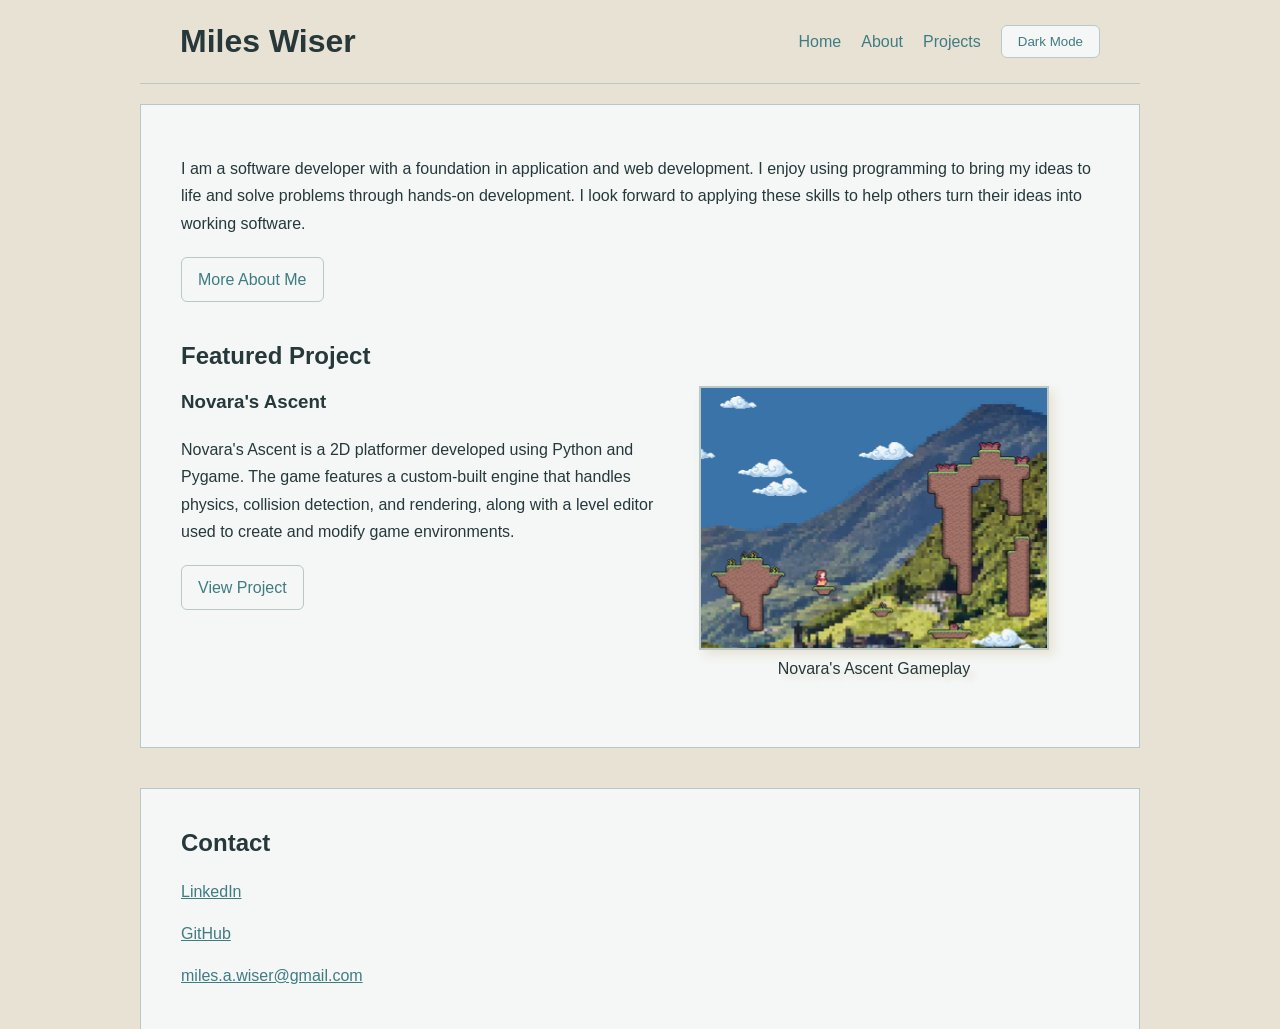
<file: index.html>
<!DOCTYPE html>
<html lang="en">
<head>
    <meta charset="UTF-8">
    <meta name="viewport" content="width=device-width, initial-scale=1.0">
    
    <script>
        const savedTheme = localStorage.getItem("theme");

        if (savedTheme !== null) {
            document.documentElement.setAttribute("data-theme", savedTheme);
        }
    </script>

    <link rel="icon" type="image/png" sizes="32x32" href="assets/favicon/favicon-32x32.png">
    <link rel="icon" type="image/png" sizes="16x16" href="assets/favicon/favicon-16x16.png">
    <link rel="icon" type="image/x-icon" href="assets/favicon/favicon.ico">
    <link rel="stylesheet" href="css/styles.css">
    <link rel="stylesheet" href="css/index.css">
    <script src="js/theme.js" defer></script>
    <title>Miles Wiser | Software Developer</title>
</head>

<body>

    <header>
        <h1>Miles Wiser</h1>

        <div class="header-controls">
            <nav aria-label="Main navigation">
                <a href="index.html">Home</a>
                <a href="about.html">About</a>
                <a href="projects/projects.html">Projects</a>
            </nav>

            <button id="theme-toggle" type="button">Dark Mode</button>
        </div>
    </header>

    <main>
        <div class="introduction">
            <p>
                I am a software developer with a foundation in application and
                web development. I enjoy using programming to bring my ideas to
                life and solve problems through hands-on development. I look
                forward to applying these skills to help others turn their ideas
                into working software.
            </p>

            <p>
                <a href="about.html">More About Me</a>
            </p>
        </div>

        <section>
            <h2>Featured Project</h2>

            <div class="featured-project-content">
                <div>
                    <h3>Novara's Ascent</h3>
                    <p>
                        Novara's Ascent is a 2D platformer developed using Python
                        and Pygame. The game features a custom-built engine that
                        handles physics, collision detection, and rendering, along
                        with a level editor used to create and modify game
                        environments.
                    </p>

                    <p>
                        <a href="projects/novaras-ascent.html">View Project</a>
                    </p>
                </div>

                <figure>
                    <img
                        src="assets/projects/novaras_ascent/game_play_1.png"
                        alt="Gameplay screenshot from Novara's Ascent showing the character looking at upcoming platforming."
                        width="768"
                        height="577"
                    >
                    <figcaption>Novara's Ascent Gameplay</figcaption>
                </figure>
            </div>
        </section>
    </main>

    <footer>
        <h2>Contact</h2>
        <p><a href="https://www.linkedin.com/in/miles-wiser-3517762ab">LinkedIn</a></p>
        <p><a href="https://github.com/Miles-Wiser">GitHub</a></p>
        <p>
            <a href="mailto:miles.a.wiser@gmail.com">miles.a.wiser@gmail.com</a>
        </p>
    </footer>

</body>
</html>
</file>
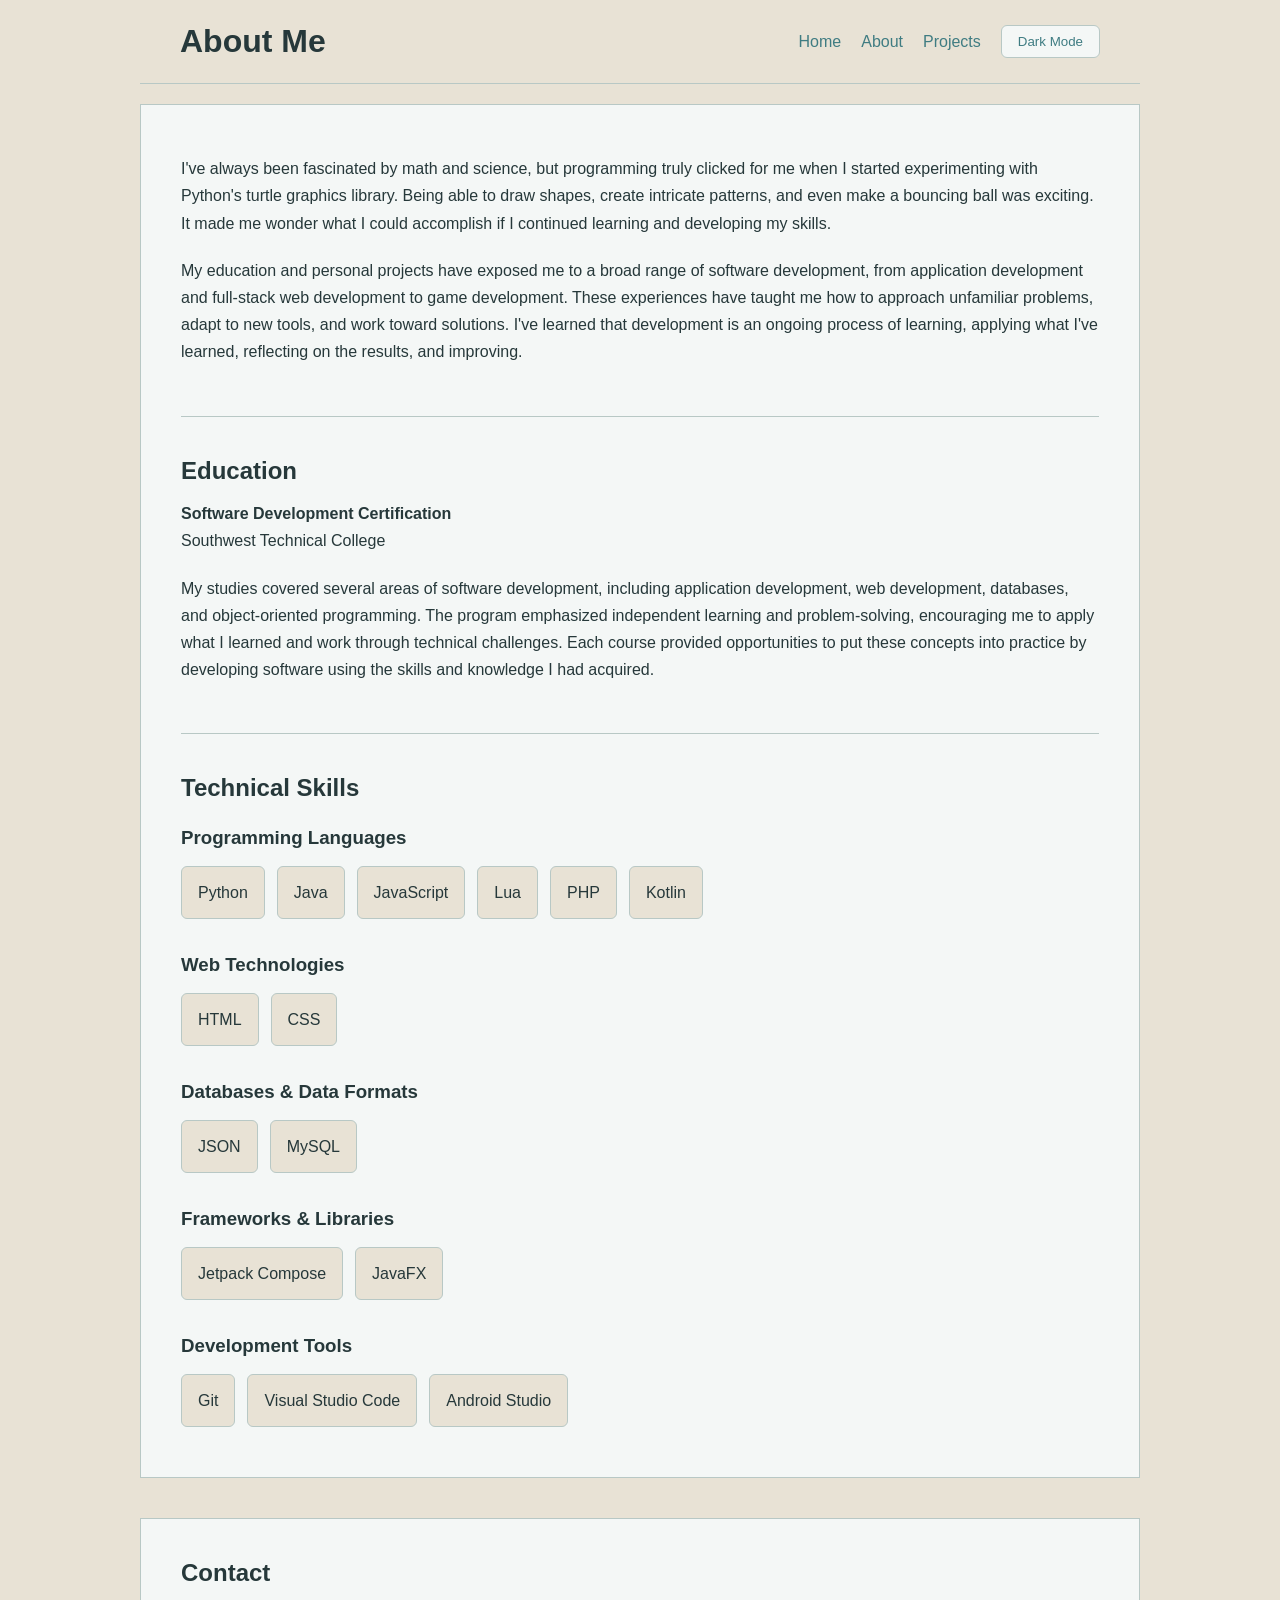
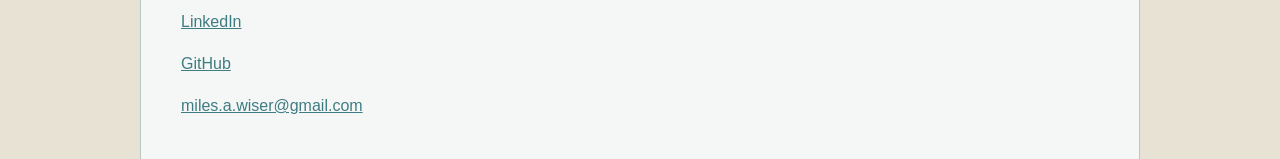
<file: about.html>
<!DOCTYPE html>
<html lang="en">

<head>
    <meta charset="UTF-8">
    <meta name="viewport" content="width=device-width, initial-scale=1.0">
    
    <script>
        const savedTheme = localStorage.getItem("theme");

        if (savedTheme !== null) {
            document.documentElement.setAttribute("data-theme", savedTheme);
        }
    </script>

    <link rel="icon" type="image/png" sizes="32x32" href="assets/favicon/favicon-32x32.png">
    <link rel="icon" type="image/png" sizes="16x16" href="assets/favicon/favicon-16x16.png">
    <link rel="icon" type="image/x-icon" href="assets/favicon/favicon.ico">
    <link rel="stylesheet" href="css/styles.css">
    <link rel="stylesheet" href="css/about.css">
    <script src="js/theme.js" defer></script>
    <title>Miles Wiser | About Me</title>
</head>

<body>
    <header>
        <h1>About Me</h1>

        <div class="header-controls">
            <nav aria-label="Main navigation">
                <a href="index.html">Home</a>
                <a href="about.html">About</a>
                <a href="projects/projects.html">Projects</a>
            </nav>

            <button id="theme-toggle" type="button">Dark Mode</button>
        </div>
    </header>
    
    <main>
        <section>
            <p>
                I've always been fascinated by math and science, but programming
                truly clicked for me when I started experimenting with Python's
                turtle graphics library. Being able to draw shapes, create
                intricate patterns, and even make a bouncing ball was exciting.
                It made me wonder what I could accomplish if I continued
                learning and developing my skills.
            </p>
            <p>
                My education and personal projects have exposed me to a broad
                range of software development, from application development and
                full-stack web development to game development. These
                experiences have taught me how to approach unfamiliar problems,
                adapt to new tools, and work toward solutions. I've learned that
                development is an ongoing process of learning, applying what
                I've learned, reflecting on the results, and improving.
            </p>
        </section>

        <section>
            <h2>Education</h2>

            <p>
                <strong>Software Development Certification</strong><br>
                Southwest Technical College
            </p>

            <p>
                My studies covered several areas of software development,
                including application development, web development, databases,
                and object-oriented programming. The program emphasized
                independent learning and problem-solving, encouraging me to
                apply what I learned and work through technical challenges. Each
                course provided opportunities to put these concepts into
                practice by developing software using the skills and knowledge I
                had acquired.
            </p>
        </section>

        <section class="technical-skills">
            <h2>Technical Skills</h2>

            <h3>Programming Languages</h3>
            <ul class="skills-grid">
                <li class="skill-card">Python</li>
                <li class="skill-card">Java</li>
                <li class="skill-card">JavaScript</li>
                <li class="skill-card">Lua</li>
                <li class="skill-card">PHP</li>
                <li class="skill-card">Kotlin</li>
            </ul>

            <h3>Web Technologies</h3>
            <ul class="skills-grid">
                <li class="skill-card">HTML</li>
                <li class="skill-card">CSS</li>
            </ul>

            <h3>Databases &amp; Data Formats</h3>
            <ul class="skills-grid">
                <li class="skill-card">JSON</li>
                <li class="skill-card">MySQL</li>
            </ul>

            <h3>Frameworks &amp; Libraries</h3>
            <ul class="skills-grid">
                <li class="skill-card">Jetpack Compose</li>
                <li class="skill-card">JavaFX</li>
            </ul>

            <h3>Development Tools</h3>
            <ul class="skills-grid">
                <li class="skill-card">Git</li>
                <li class="skill-card">Visual Studio Code</li>
                <li class="skill-card">Android Studio</li>
            </ul>
        </section>
    </main>

    <footer>
        <h2>Contact</h2>
        <p><a href="https://www.linkedin.com/in/miles-wiser-3517762ab">LinkedIn</a></p>
        <p><a href="https://github.com/Miles-Wiser">GitHub</a></p>
        <p>
            <a href="mailto:miles.a.wiser@gmail.com">miles.a.wiser@gmail.com</a>
        </p>
    </footer>

</body>
</html>
</file>
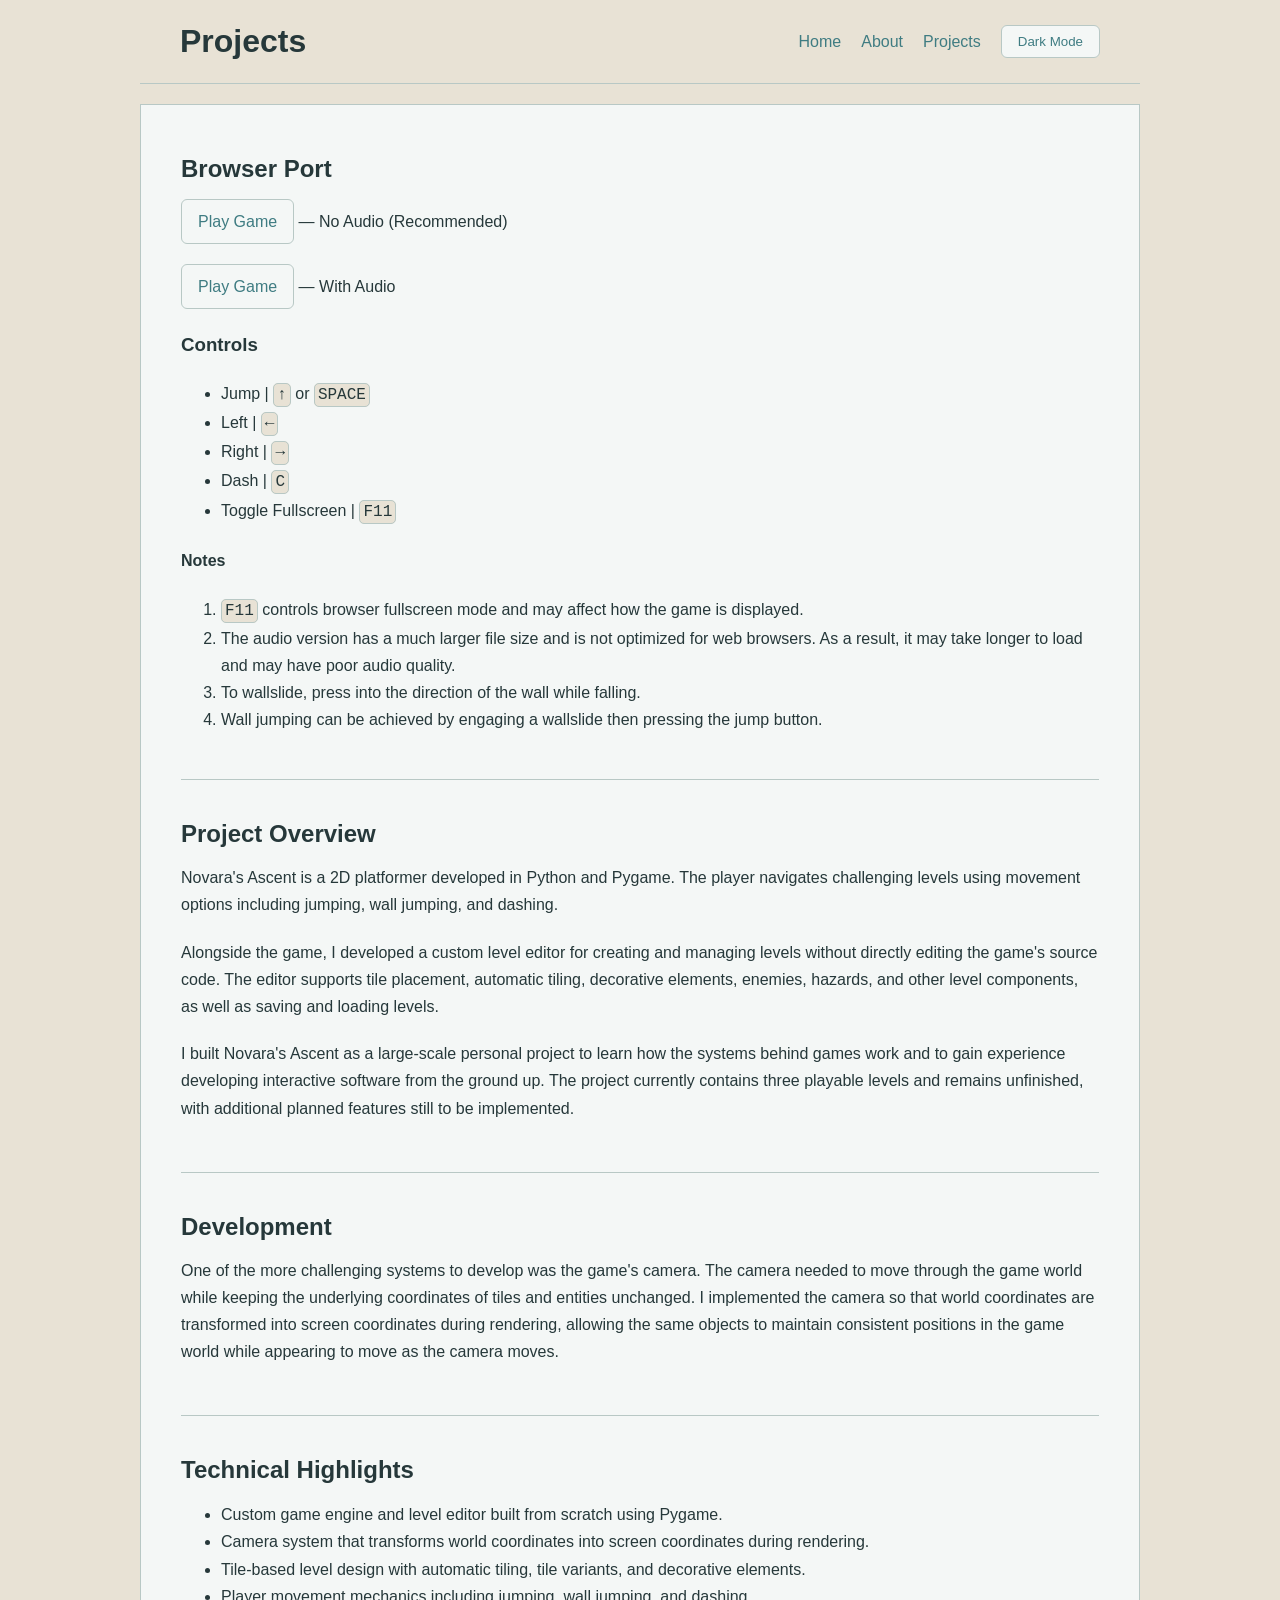
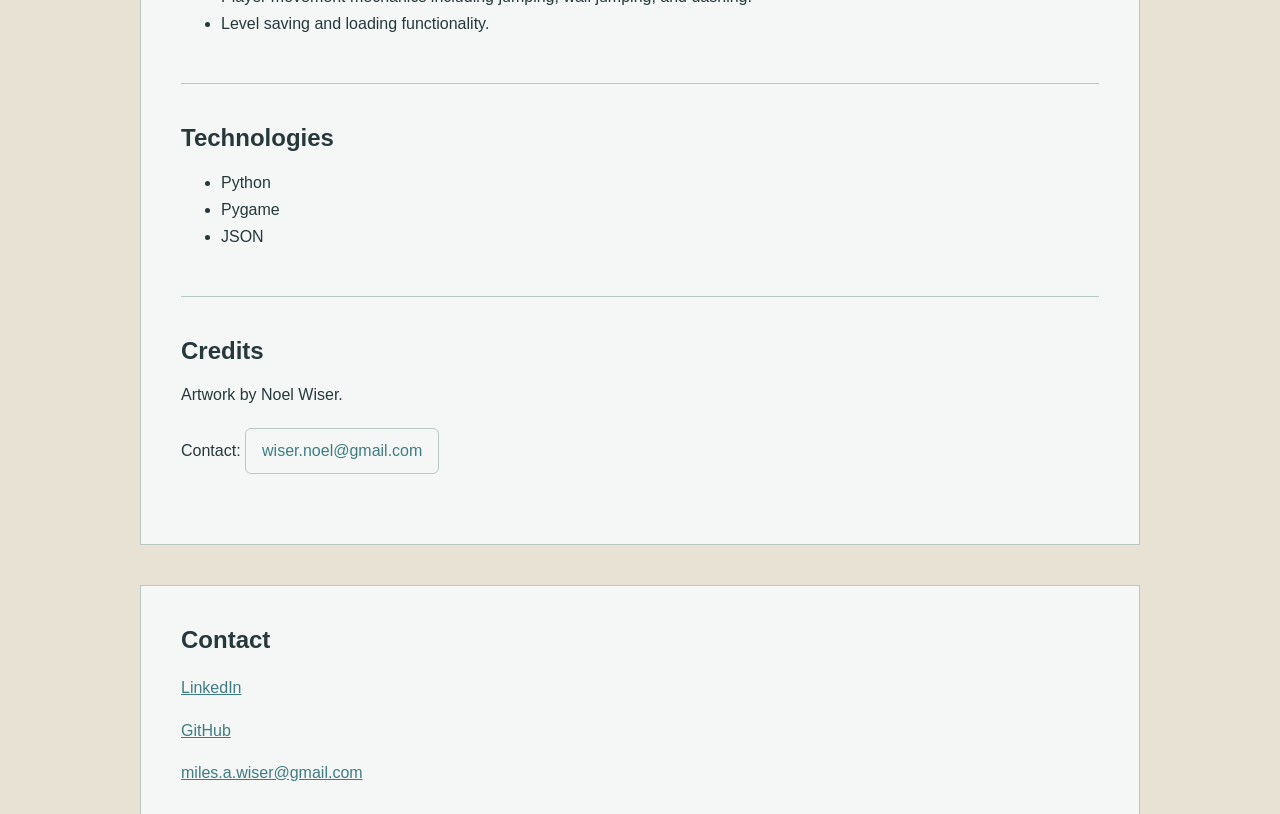
<file: projects/novaras-ascent.html>
<!DOCTYPE html>
<html lang="en">
<head>
    <meta charset="UTF-8">
    <meta name="viewport" content="width=device-width, initial-scale=1.0">
    
    <script>
        const savedTheme = localStorage.getItem("theme");

        if (savedTheme !== null) {
            document.documentElement.setAttribute("data-theme", savedTheme);
        }
    </script>

    <link rel="icon" type="image/png" sizes="32x32" href="../assets/favicon/favicon-32x32.png">
    <link rel="icon" type="image/png" sizes="16x16" href="../assets/favicon/favicon-16x16.png">
    <link rel="icon" type="image/x-icon" href="../assets/favicon/favicon.ico">
    <link rel="stylesheet" href="../css/styles.css">
    <script src="../js/theme.js" defer></script>
    <title>Miles Wiser | Novara's Ascent</title>
</head>

<body>
    <header>
        <h1>Projects</h1>

        <div class="header-controls">
            <nav aria-label="Main navigation">
                <a href="../index.html">Home</a>
                <a href="../about.html">About</a>
                <a href="projects.html">Projects</a>
            </nav>

            <button id="theme-toggle" type="button">Dark Mode</button>
        </div>
    </header>
    
    <main>
        <section>
            <h2>Browser Port</h2>

            <p>
                <a href="novara-sascent-game-no-audio/index.html" target="_blank" rel="noopener noreferrer">Play Game</a>
                &mdash; No Audio (Recommended)
            </p>

            <p>
                <a href="novaras-ascent-game/index.html" target="_blank" rel="noopener noreferrer">Play Game</a>
                &mdash; With Audio
            </p>

            <h3>Controls</h3>

            <ul>
                <li>Jump | <kbd>&uparrow;</kbd> or <kbd>SPACE</kbd></li>
                <li>Left | <kbd>&leftarrow;</kbd></li>
                <li>Right | <kbd>&rightarrow;</kbd></li>
                <li>Dash | <kbd>C</kbd></li>
                <li>Toggle Fullscreen | <kbd>F11</kbd></li>
            </ul>

            <h4>Notes</h4>
            <ol>
                <li>
                    <kbd>F11</kbd> controls browser fullscreen mode and may affect
                    how the game is displayed.
                </li>
                <li>
                    The audio version has a much larger file size and is not
                    optimized for web browsers. As a result, it may take longer to
                    load and may have poor audio quality.
                </li>
                <li>
                    To wallslide, press into the direction of the wall while
                    falling.
                </li>
                <li>
                    Wall jumping can be achieved by engaging a wallslide then
                    pressing the jump button.
                </li>
            </ol>
        </section>

        <section>
            <h2>Project Overview</h2>

            <p>
                Novara's Ascent is a 2D platformer developed in Python and Pygame.
                The player navigates challenging levels using movement options
                including jumping, wall jumping, and dashing.
            </p>

            <p>
                Alongside the game, I developed a custom level editor for creating and
                managing levels without directly editing the game's source code. The
                editor supports tile placement, automatic tiling, decorative elements,
                enemies, hazards, and other level components, as well as saving and
                loading levels.
            </p>

            <p>
                I built Novara's Ascent as a large-scale personal project to learn
                how the systems behind games work and to gain experience developing
                interactive software from the ground up. The project currently contains
                three playable levels and remains unfinished, with additional planned
                features still to be implemented.
            </p>
        </section>

        <section>
            <h2>Development</h2>
            <p>
                One of the more challenging systems to develop was the game's camera.
                The camera needed to move through the game world while keeping the
                underlying coordinates of tiles and entities unchanged. I implemented
                the camera so that world coordinates are transformed into screen
                coordinates during rendering, allowing the same objects to maintain
                consistent positions in the game world while appearing to move as the
                camera moves.
            </p>
        </section>

        <section>
            <h2>Technical Highlights</h2>

            <ul>
                <li>
                    Custom game engine and level editor built from scratch using
                    Pygame.
                </li>
                <li>
                    Camera system that transforms world coordinates into screen
                    coordinates during rendering.
                </li>
                <li>
                    Tile-based level design with automatic tiling, tile variants,
                    and decorative elements.
                </li>
                <li>
                    Player movement mechanics including jumping, wall jumping,
                    and dashing.
                </li>
                <li>
                    Level saving and loading functionality.
                </li>
            </ul>

        </section>

        <section>
            <h2>Technologies</h2>

            <ul>
                <li>Python</li>
                <li>Pygame</li>
                <li>JSON</li>
            </ul>

        </section>

        <section>
            <h2>Credits</h2>
            <p>Artwork by Noel Wiser.</p>
            <p>
                Contact:
                <a href="mailto:wiser.noel@gmail.com">wiser.noel@gmail.com</a>
            </p>
        </section>
    </main>

    <footer>
        <h2>Contact</h2>
        <p><a href="https://www.linkedin.com/in/miles-wiser-3517762ab">LinkedIn</a></p>
        <p><a href="https://github.com/Miles-Wiser">GitHub</a></p>
        <p>
            <a href="mailto:miles.a.wiser@gmail.com">miles.a.wiser@gmail.com</a>
        </p>
    </footer>
</body>
</html>
</file>
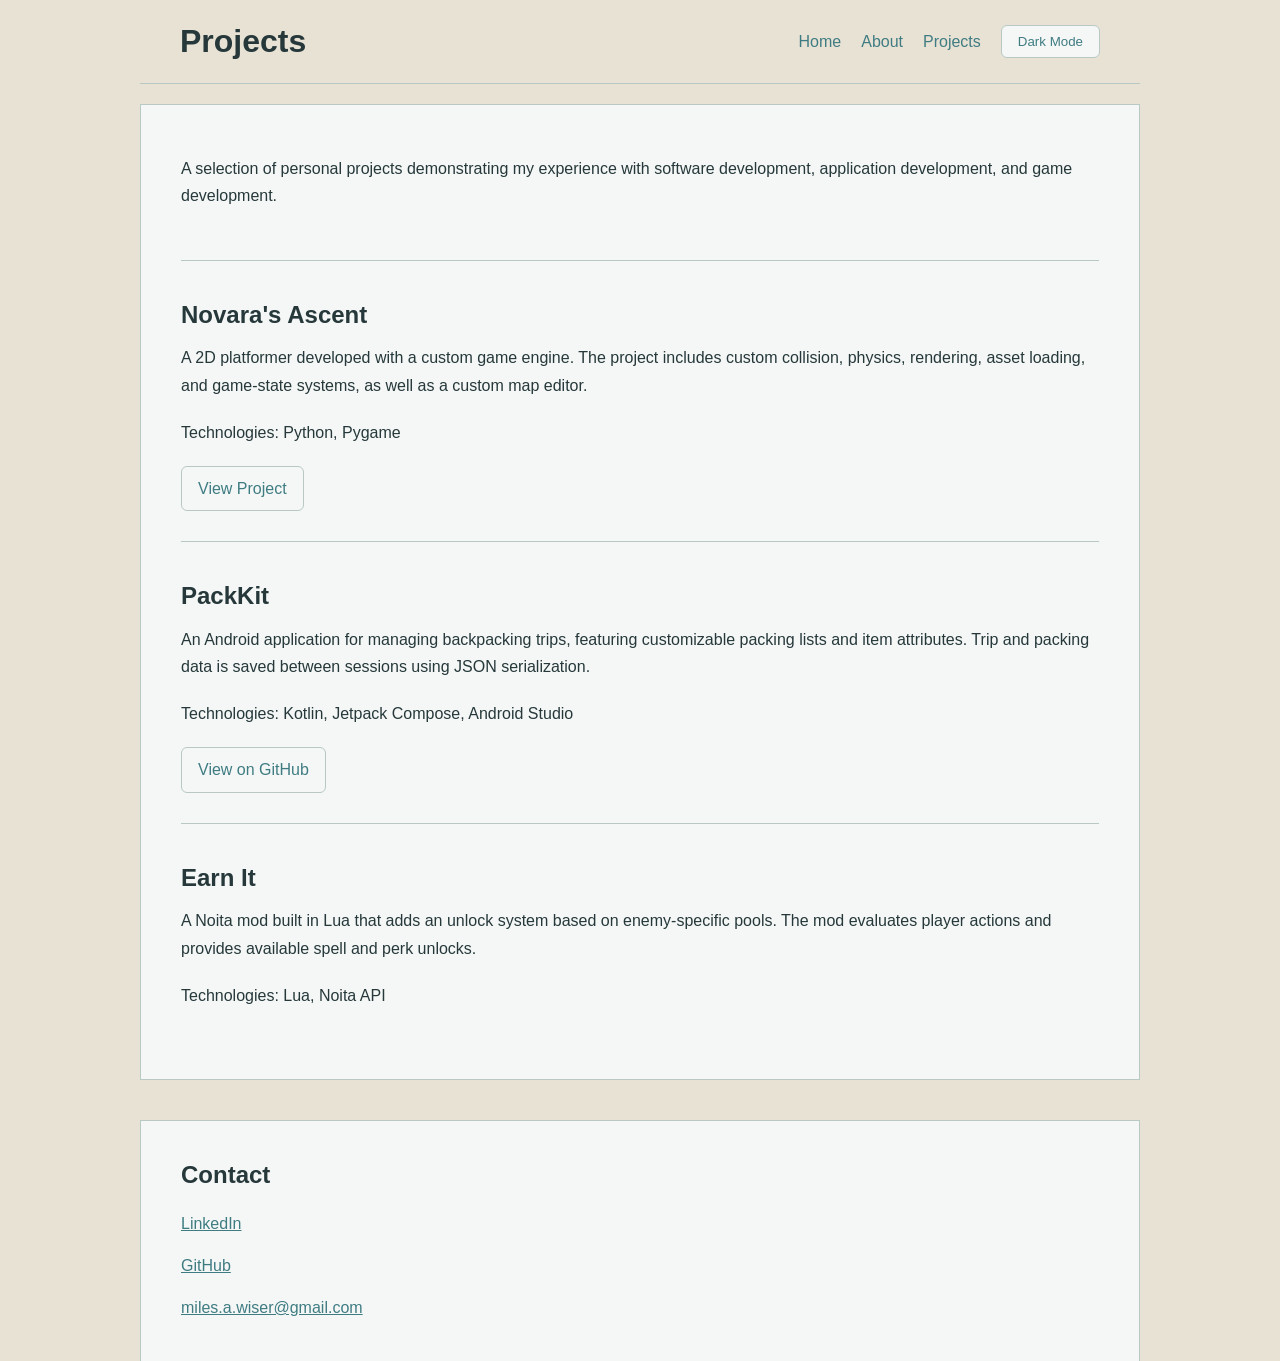
<file: projects/projects.html>
<!DOCTYPE html>

<html lang="en">
<head>
    <meta charset="UTF-8">
    <meta name="viewport" content="width=device-width, initial-scale=1.0">
    
    <script>
        const savedTheme = localStorage.getItem("theme");

        if (savedTheme !== null) {
            document.documentElement.setAttribute("data-theme", savedTheme);
        }
    </script>

    <link rel="icon" type="image/png" sizes="32x32" href="../assets/favicon/favicon-32x32.png">
    <link rel="icon" type="image/png" sizes="16x16" href="../assets/favicon/favicon-16x16.png">
    <link rel="icon" type="image/x-icon" href="../assets/favicon/favicon.ico">
    <link rel="stylesheet" href="../css/styles.css">
    <script src="../js/theme.js" defer></script>
    <title>Miles Wiser | Projects</title>
</head>

<body>
    <header>
        <h1>Projects</h1>

        <div class="header-controls">
            <nav aria-label="Main navigation">
                <a href="../index.html">Home</a>
                <a href="../about.html">About</a>
                <a href="projects.html">Projects</a>
            </nav>

            <button id="theme-toggle" type="button">Dark Mode</button>
        </div>
    </header>

    <main>
        <section>
            <p>
                A selection of personal projects demonstrating
                my experience with software development,
                application development, and game development.
            </p>
        </section>

        <section>
            <h2>Novara's Ascent</h2>
            <p>
                A 2D platformer developed with a custom game engine.
                The project includes custom collision, physics, rendering,
                asset loading, and game-state systems, as well as a
                custom map editor.
            </p>
            <p>
                Technologies: Python, Pygame
            </p>
            <a href="novaras-ascent.html">View Project</a>
        </section>

        <section>
            <h2>PackKit</h2>
            <p>
                An Android application for managing backpacking trips,
                featuring customizable packing lists and item attributes.
                Trip and packing data is saved between sessions using JSON
                serialization.
            </p>
            <p>
                Technologies: Kotlin, Jetpack Compose, Android Studio
            </p>
            <a href="https://github.com/Miles-Wiser/PackKit">View on GitHub</a>
        </section>

        <section>
            <h2>Earn It</h2>
            <p>
                A Noita mod built in Lua that adds an unlock system based
                on enemy-specific pools. The mod evaluates player actions
                and provides available spell and perk unlocks.
            </p>
            <p>
                Technologies: Lua, Noita API
            </p>
            <!-- <a href="#">Steam Workshop</a> -->
        </section>

    </main>

    <footer>
        <h2>Contact</h2>
        <p><a href="https://www.linkedin.com/in/miles-wiser-3517762ab">LinkedIn</a></p>
        <p><a href="https://github.com/Miles-Wiser">GitHub</a></p>
        <p>
            <a href="mailto:miles.a.wiser@gmail.com">miles.a.wiser@gmail.com</a>
        </p>
    </footer>

</body>
</html>
</file>
<file: css/styles.css>
/* Global */

* {
    box-sizing: border-box;
}

html {
    font-size: 16px;
}

body,
main,
footer,
#theme-toggle {
    transition:
        background-color 0.5s ease,
        color 0.5s ease,
        border-color 0.5s ease;
}

:root {
    --background: #E8E2D5;
    --surface: #F4F7F6;
    --text: #26383A;
    --border: #B8C8C5;
    --link: #3F7C82;
    --hover: #D5E7E2;
}

@media (prefers-color-scheme: dark) {
    :root {
        --background: #17282B;
        --surface: #233A3D;
        --text: #E5EEEC;
        --border: #40595B;
        --link: #6FA9A5;
        --hover: #304C4F;
    }
}

[data-theme="light"] {
    --background: #E8E2D5;
    --surface: #F4F7F6;
    --text: #26383A;
    --border: #B8C8C5;
    --link: #3F7C82;
    --hover: #D5E7E2;
}

[data-theme="dark"] {
    --background: #17282B;
    --surface: #233A3D;
    --text: #E5EEEC;
    --border: #40595B;
    --link: #6FA9A5;
    --hover: #304C4F;
}

body {
    margin: 0;
    color: var(--text);
    background-color: var(--background);
    font-size: 16px;
    font-family: Arial, sans-serif;
    line-height: 1.7;
}

a {
    color: var(--link);
    text-decoration: none;
}

main {
    width: 100%;
    max-width: 1000px;
    margin: 20px auto 0;
    padding: 50px 40px;
    background-color: var(--surface);
    border: 1px solid var(--border);
}

/* Main content */

main section {
    margin-bottom: 40px;
    padding-bottom: 30px;
    border-bottom: 1px solid var(--border);
}

main section:last-child {
    margin-bottom: 0;
    padding-bottom: 0;
    border-bottom: none;
}

main h2 {
    margin-top: 0;
    margin-bottom: 15px;
}

main p {
    margin: 0 0 20px;
}

/* Header */

header {
    display: flex;
    justify-content: space-between;
    align-items: center;
    max-width: 1000px;
    margin: 0 auto;
    padding: 20px 40px;
    border-bottom: 1px solid var(--border);
}

header h1 {
    margin: 0;
}

nav {
    display: flex;
    gap: 20px;
}

.header-controls {
    display: flex;
    align-items: center;
    gap: 20px;
}

/* Navigation links */

nav a {
    padding: 8px 0;
}

nav a:hover {
    text-decoration: underline;
}

/* Project links */

main a {
    display: inline-block;
    padding: 8px 16px;
    border: 1px solid var(--border);
    border-radius: 6px;
}

main a:hover {
    background-color: var(--hover);
}

#theme-toggle {
    padding: 8px 16px;
    border: 1px solid var(--border);
    border-radius: 6px;
    color: var(--link);
    background-color: var(--surface);
    cursor: pointer;
}

#theme-toggle:hover {
    background-color: var(--hover);
}

/* Footer */

footer {
    max-width: 1000px;
    margin: 40px auto 0;
    padding: 40px;
    background-color: var(--surface);
    border: 1px solid var(--border);
    border-bottom: none;
}

footer h2 {
    margin-top: 0;
    margin-bottom: 20px;
}

footer p {
    margin: 0 0 15px;
}

footer p:last-child {
    margin-bottom: 0;
}

footer a {
    text-decoration: underline;
}

/* Typography */

h1,
h2 {
    line-height: 1.2;
}

h1 {
    font-size: 2rem;
    margin-bottom: 15px;
}

h2 {
    font-size: 1.5rem;
    margin-bottom: 15px;
}  

/* Image Styles */
figure {
    margin: 0 0 15px;
}

figure img {
    display: block;
    width: 100%;
    max-width: 350px;
    height: auto;
    margin-bottom: 5px;
    border: solid 2px var(--border);
    box-shadow: 5px 5px 10px var(--background);
}

figcaption {
    width: 100%;
    max-width: 350px;
    color: var(--text);
    text-align: center;
    text-shadow: 5px 5px 5px var(--background);
}

/* KBD Styles */
kbd {
    padding: 2px 3px;
    background-color: var(--background);
    border-radius: 5px;
    border: 1px solid var(--border)
}

/* Mobile */

@media (max-width: 600px) {
    header {
        flex-direction: column;
        align-items: flex-start;
        gap: 10px;
    }

    .header-controls {
        flex-direction: column;
        align-items: flex-start;
        gap: 10px;
    }

    nav {
        gap: 15px;
        flex-wrap: wrap;
    }

    main {
        padding: 40px 20px;
    }

    footer {
        padding: 40px 20px;
    }
}
</file>
<file: css/index.css>
/* Introduction */

.introduction {
    margin-bottom: 40px;
}

/* Featured Project */

.featured-project-content {
    display: flex;
    align-items: flex-start;
    gap: 30px;
}

.featured-project-content > div {
    flex: 1;
    min-width: 0;
}

.featured-project-content h3 {
    margin-top: 0;
}

.featured-project-content figure {
    flex: 0 0 45%;
    max-width: 400px;
}

@media (max-width: 600px) {
    .featured-project-content {
        flex-direction: column;
        gap: 15px;
    }

    .featured-project-content figure {
        flex: none;
        width: 100%;
        max-width: 400px;
    }
}
</file>
<file: css/about.css>
/* Technical Skills */

.skills-grid {
    display: flex;
    flex-wrap: wrap;
    gap: 12px;
    margin: 0 0 30px;
    padding: 0;
    list-style: none;
}

.skill-card {
    padding: 12px 16px;
    background-color: var(--background);
    border: 1px solid var(--border);
    border-radius: 6px;
    text-align: center;
}

.technical-skills h3 {
    margin-bottom: 12px;
}

.technical-skills .skills-grid:last-child {
    margin-bottom: 0;
}
</file>
